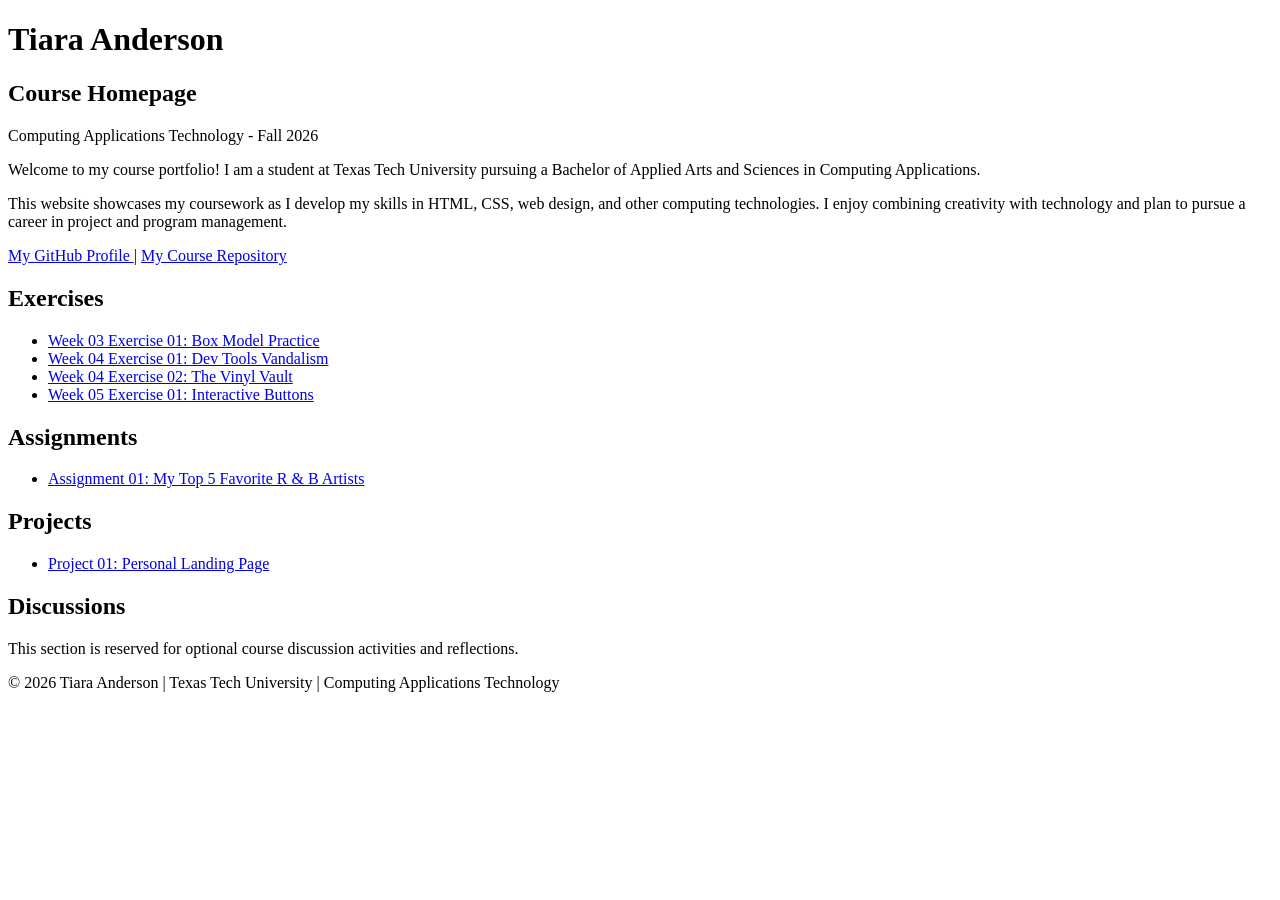
<file: index.html>
<!DOCTYPE html>
<html lang="en">

<head>
    <meta charset="UTF-8">
    <meta name="viewport" content="width=device-width, initial-scale=1.0">
    <title>Tiara Anderson - Course Homepage</title>
</head>

<body>

    <header>
        <h1>Tiara Anderson</h1>
        <h2>Course Homepage</h2>

        <p>Computing Applications Technology - Fall 2026</p>

        <p>
            Welcome to my course portfolio! I am a student
            at Texas Tech University pursuing a Bachelor of
            Applied Arts and Sciences in Computing Applications.
        </p>

        <p>
            This website showcases my coursework as I develop
            my skills in HTML, CSS, web design, and other
            computing technologies. I enjoy combining
            creativity with technology and plan to pursue
            a career in project and program management.
        </p>

        <nav>
            <a href="https://github.com/tiaariel-cyber">
                My GitHub Profile
            </a>
            |
            <a href="https://github.com/tiaariel-cyber/course-portfolio">
                My Course Repository
            </a>
        </nav>
    </header>

    <main>

        <section>
            <h2>Exercises</h2>

            <ul>
                <li>
                    <a href="week-03-exercise-01/">
                        Week 03 Exercise 01: Box Model Practice
                    </a>
                </li>


                <li>
                     <a href="week-04-exercise-01/">
                        Week 04 Exercise 01: Dev Tools Vandalism
                     </a>
                </li>
                

                <li>
                    <a href="week-04-exercise-02/">
                        Week 04 Exercise 02: The Vinyl Vault
                    </a>
                </li>
                
                <li>
                    <a href="week-05-exercise-01/">
                        Week 05 Exercise 01: Interactive Buttons
                    </a>
                </li>
            </ul>
        </section>

        <section>
            <h2>Assignments</h2>

            <ul>
                <li>
                    <a href="assignment-01/">
                        Assignment 01: My Top 5 Favorite R & B Artists
                    </a>
                </li>
            </ul>
        </section>

        <section>
            <h2>Projects</h2>

            <ul>
                <li>
                    <a href="project-01/">
                        Project 01: Personal Landing Page
                    </a>
                </li>
            </ul>
        </section>

        <section>
            <h2>Discussions</h2>

            <p>
                This section is reserved for optional
                course discussion activities and reflections.
            </p>
        </section>

    </main>

    <footer>
        <p>
            &copy; 2026 Tiara Anderson |
            Texas Tech University |
            Computing Applications Technology
        </p>
    </footer>

</body>
</html>
</file>
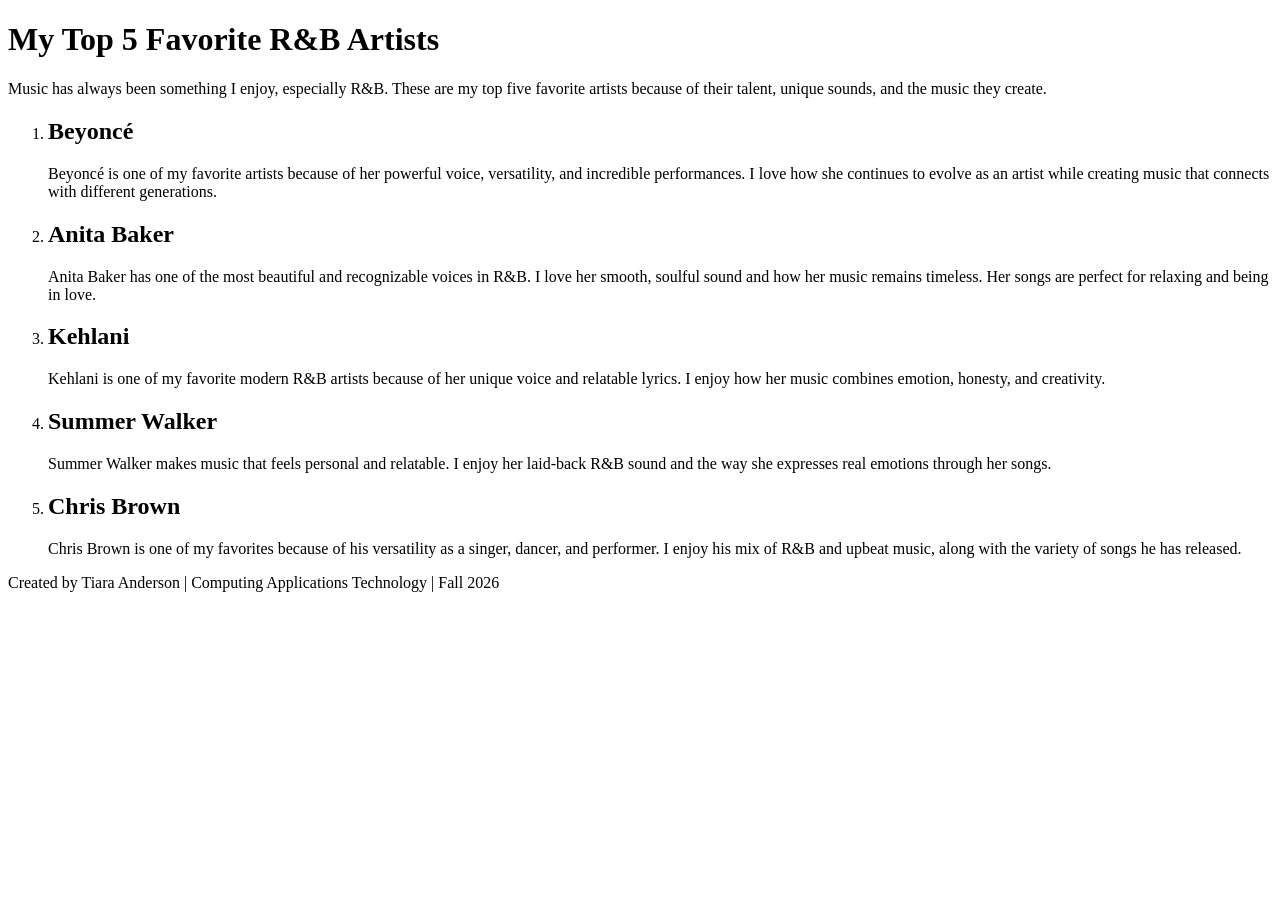
<file: assignment-01/index.html>
<!DOCTYPE html>
<html lang="en">
<head>
    <meta charset="UTF-8">
    <meta name="viewport" content="width=device-width, initial-scale=1.0">
    <title>My Top 5 Favorite R&B Artists</title>
</head>

<body>
    <header>
        <h1>My Top 5 Favorite R&B Artists</h1>
        <p>
            Music has always been something I enjoy,
            especially R&B. These are my top five
            favorite artists because of their talent,
            unique sounds, and the music they create.
        </p>
    </header>

    <main>
        <ol>
            <li>
                <h2>Beyoncé</h2>
                <p>
                    Beyoncé is one of my favorite artists
                    because of her powerful voice,
                    versatility, and incredible performances.
                    I love how she continues to evolve
                    as an artist while creating music
                    that connects with different generations.
                </p>
            </li>

            <li>
                <h2>Anita Baker</h2>
                <p>
                    Anita Baker has one of the most beautiful
                    and recognizable voices in R&B.
                    I love her smooth, soulful sound
                    and how her music remains timeless.
                    Her songs are perfect for relaxing and being in love.
                </p>
            </li>

            <li>
                <h2>Kehlani</h2>
                <p>
                    Kehlani is one of my favorite modern
                    R&B artists because of her unique
                    voice and relatable lyrics.
                    I enjoy how her music combines
                    emotion, honesty, and creativity.
                </p>
            </li>

            <li>
                <h2>Summer Walker</h2>
                <p>
                    Summer Walker makes music that feels
                    personal and relatable. I enjoy
                    her laid-back R&B sound and the
                    way she expresses real emotions
                    through her songs.
                </p>
            </li>

            <li>
                <h2>Chris Brown</h2>
                <p>
                    Chris Brown is one of my favorites
                    because of his versatility as a
                    singer, dancer, and performer.
                    I enjoy his mix of R&B and upbeat
                    music, along with the variety
                    of songs he has released.
                </p>
            </li>
        </ol>
    </main>

    <footer>
        <p>
            Created by Tiara Anderson |
            Computing Applications Technology |
            Fall 2026
        </p>
    </footer>
</body>
</html>
</file>
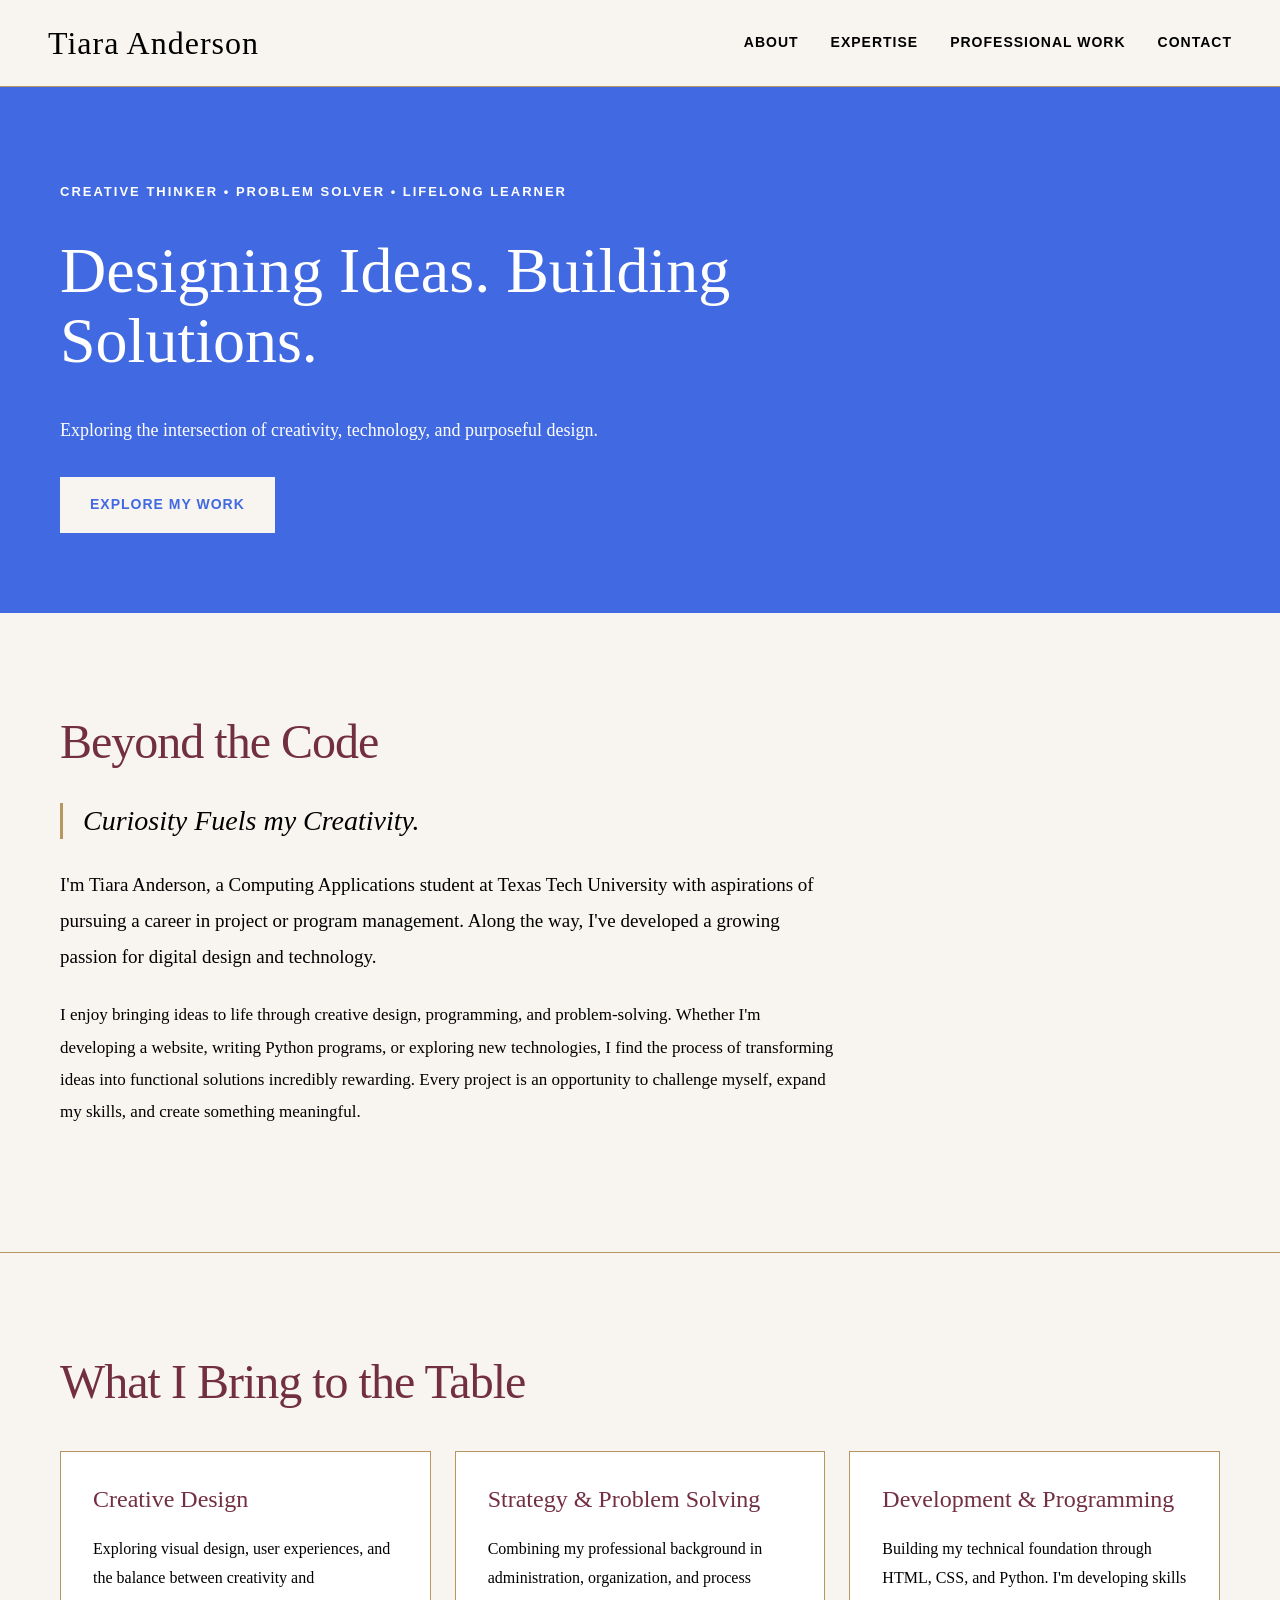
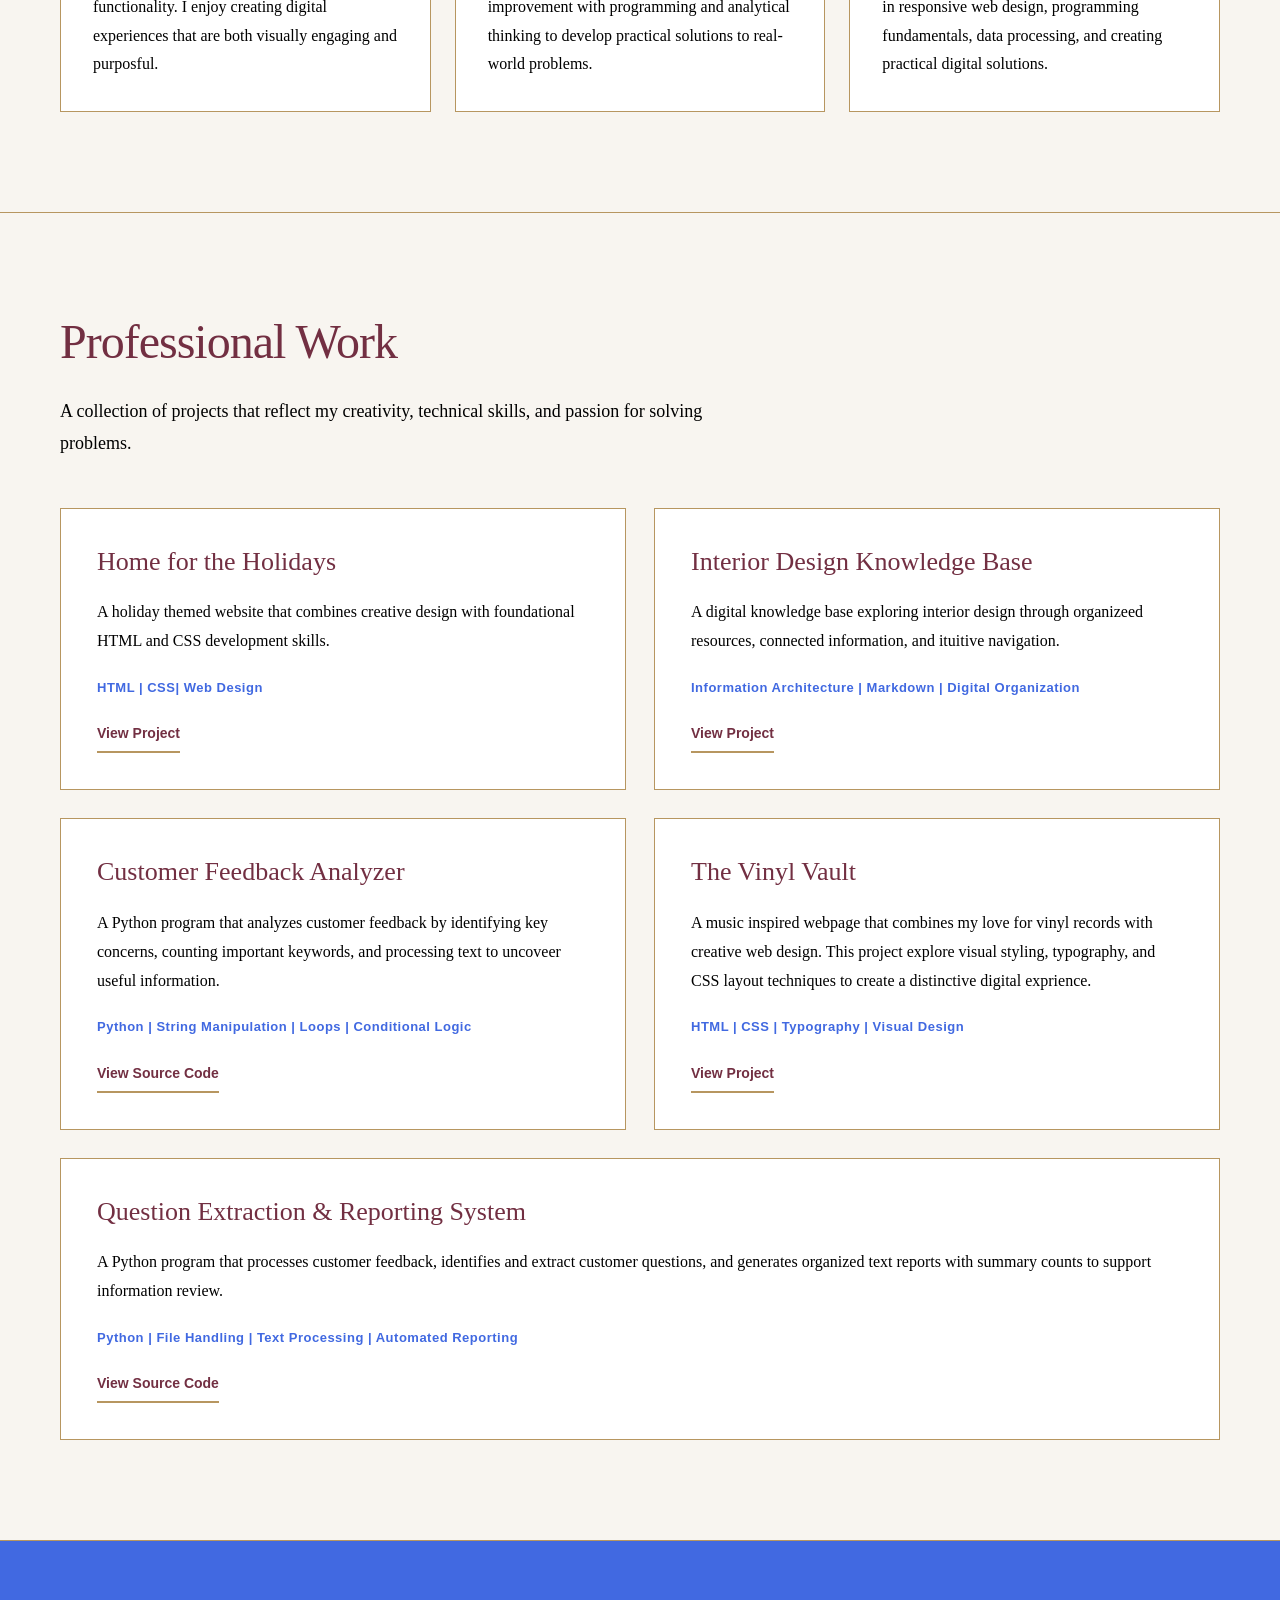
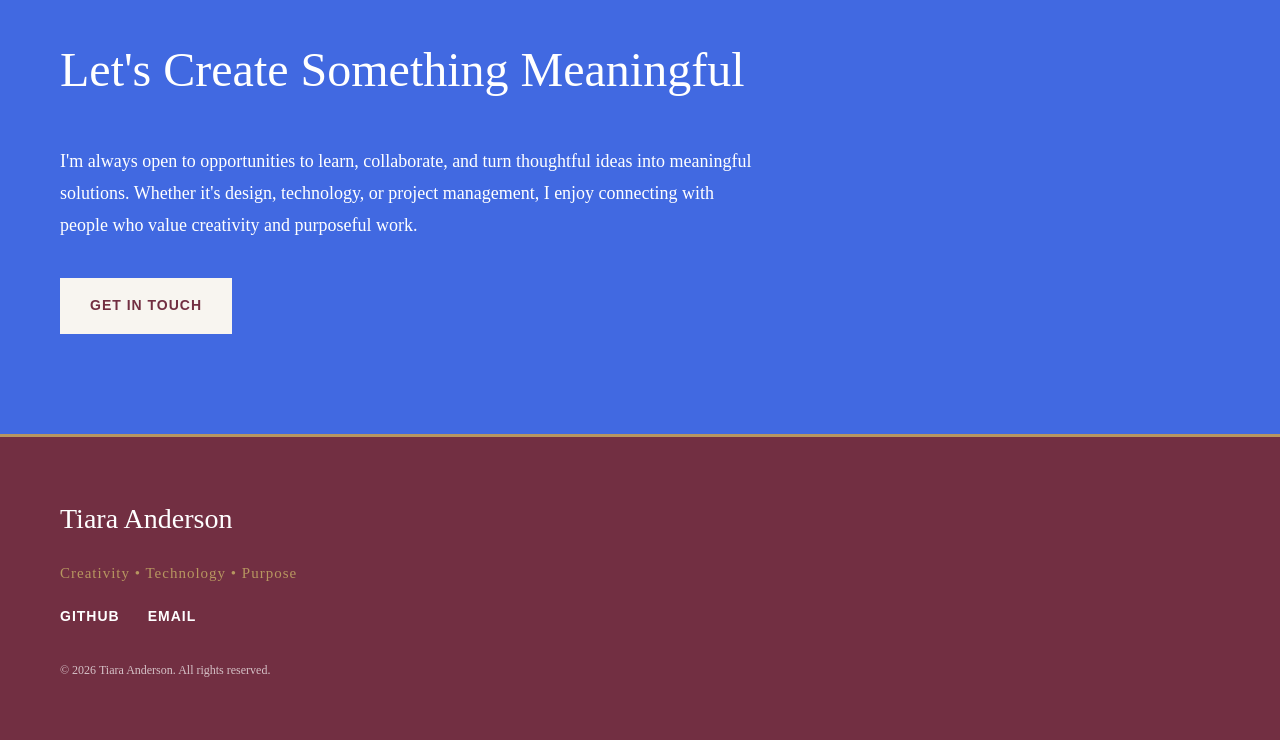
<file: project-01/index.html>
<!DOCTYPE html>
<html lang="en">
<head>
    <meta charset="UTF-8">
    <meta name="viewport" content="width=device-width, initial-scale=1.0">
    <link rel="stylesheet" href="style.css">
    <title>Tiara Anderson | Creative Portfolio</title>
</head>
<body>
<header>
    <h1>Tiara Anderson</h1>

    <nav aria-label="Main navigation">
        <a href="#about">About</a>
        <a href="#skills">Expertise</a>
        <a href="#projects">Professional Work</a>
        <a href="#contact">Contact</a>
    </nav>
</header>

<main>
    <section id="hero">
        <p>Creative Thinker • Problem Solver • Lifelong Learner</p>

        <h2>Designing Ideas. Building Solutions.</h2>

        <p>
            Exploring the intersection of creativity, technology, and purposeful design.
        </p>

        <a href="#projects">Explore My Work</a>
    </section>

    <section id="about">
        <h2>Beyond the Code</h2>

        <h3>Curiosity Fuels my Creativity.</h3>

        <p>
            I'm Tiara Anderson, a Computing Applications student at Texas Tech University
            with aspirations of pursuing a career in project or program management. Along
            the way, I've developed a growing passion for digital design and technology.
        </p>

        <p>I enjoy bringing ideas to life through creative design, programming, and
            problem-solving. Whether I'm developing a website, writing Python programs,
            or exploring new technologies, I find the process of transforming ideas
            into functional solutions incredibly rewarding. Every project is an opportunity
            to challenge myself, expand my skills, and create something meaningful.
        </p>
    </section>

    <section id="skills">
        <h2>What I Bring to the Table</h2>

        <div class="skills-container">

            <article class="skill-card">
                <h3>Creative Design</h3>
                <p>
                    Exploring visual design, user experiences, and the balance between creativity
                    and functionality. I enjoy creating digital experiences that are both visually
                    engaging and purposful.
                </p>
            </article>

            <article class="skill-card">
                <h3>Strategy &amp; Problem Solving</h3>
                <p>
                    Combining my professional background in administration, organization, and process
                    improvement with programming and analytical thinking to develop practical solutions
                    to real-world problems.
                </p>
            </article>

            <article class="skill-card">
                <h3>Development &amp; Programming</h3>
                <p>
                    Building my technical foundation through HTML, CSS, and Python. I'm developing
                    skills in responsive web design, programming fundamentals, data processing, and
                    creating practical digital solutions.
                </p>
            </article>
        </div>
    </section>

    <section id="projects">
        <h2>Professional Work</h2>

        <p>
            A collection of projects that reflect my creativity, technical skills, and passion for
            solving problems.
        </p>

        <div class="projects-container">

            <article class="project-card">
                <h3>Home for the Holidays</h3>

                <p>
                    A holiday themed website that combines creative design with foundational HTML and 
                    CSS development skills.
                </p>

                <p>HTML | CSS| Web Design</p>

                <a href="https://tiaariel-cyber.github.io/home-for-the-holidays/">
                    View Project
                </a>
            </article>

            <article class="project-card">
                <h3>Interior Design Knowledge Base</h3>

                <p>
                    A digital knowledge base exploring interior design through organizeed resources, connected
                    information, and ituitive navigation.
                </p>

                <p>Information Architecture | Markdown | Digital Organization</p>

                <a href="https://tiaariel-cyber.github.io/interior-design-knowledge-base/">
                    View Project
                </a>
            </article>

            <article class="project-card">
                <h3>Customer Feedback Analyzer</h3>

                <p>
                    A Python program that analyzes customer feedback by identifying key concerns, counting important keywords,
                    and processing text to uncoveer useful information.
                </p>

                <p>Python | String Manipulation | Loops | Conditional Logic</p>

                <a href="https://github.com/tiaariel-cyber/python-projects/blob/main/CustomerFeedbackAnalyzer_Tiara_Anderson.py">
                    View Source Code
                </a>
            </article>

            <article class="project-card">
                <h3>The Vinyl Vault</h3>

                <p>
                    A music inspired webpage that combines my love for vinyl records
                    with creative web design. This project explore visual styling,
                    typography, and CSS layout techniques to create a distinctive 
                    digital exprience.
                </p>

                <p>HTML | CSS | Typography | Visual Design</p>

                <a href="https://tiaariel-cyber.github.io/course-portfolio/week-04-exercise-02/">
                    View Project
                </a>
            </article>

            <article class="project-card">
                <h3>Question Extraction &amp; Reporting System</h3>

                <p>
                    A Python program that processes customer feedback, identifies and extract customer questions,
                    and generates organized text reports with summary counts to support information review.
                </p>

                <p>Python | File Handling | Text Processing | Automated Reporting</p>

                <a href="https://github.com/tiaariel-cyber/python-projects/blob/main/QuestionExtractionAndReporting_Tiara_Anderson.py">
                    View Source Code
                </a>
            </article>

        </div>
    </section>

    <section id="contact">
        <h2>Let's Create Something Meaningful</h2>

        <p>I'm always open to opportunities to learn, collaborate, and turn thoughtful ideas into meaningful solutions. Whether it's design, technology, or project management, I enjoy connecting with people who value creativity and purposeful work.

        </p>

        <a href="mailto:tiarande@ttu.edu"
            class="contact-button">
            Get in Touch
        </a>

    </section>

</main>

<footer>
    <p>Tiara Anderson</p>

    <p>Creativity • Technology • Purpose</p>

    <nav aria-label="Footer navigation">
        <a href="https://github.com/tiaariel-cyber">
            GitHub
        </a>

        <a href="mailto:tiarande@ttu.edu">
            Email
        </a>
    </nav>

    <p>&copy; 2026 Tiara Anderson. All rights reserved.</p>
</footer>
</body>
</html>
</file>
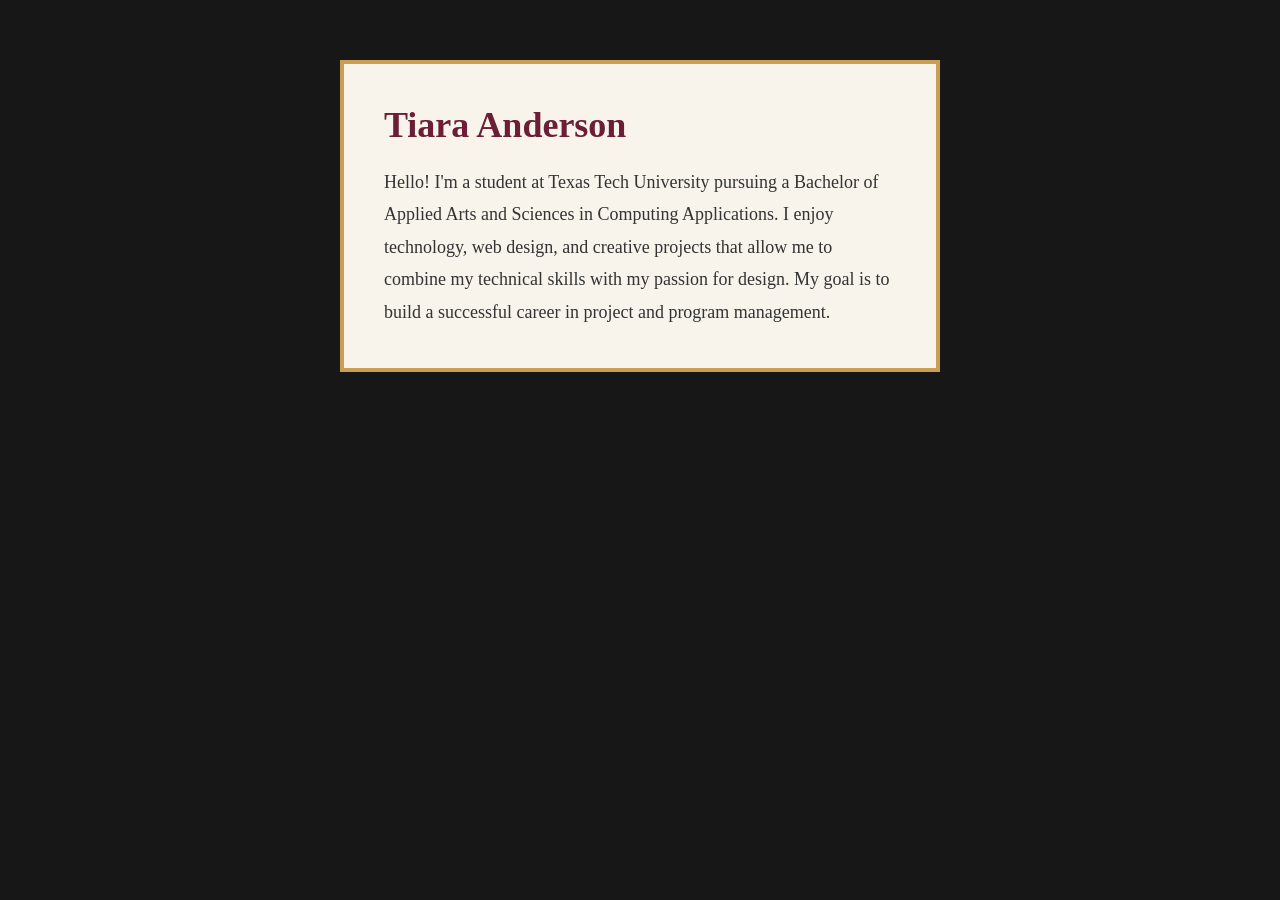
<file: week-03-exercise-01/index.html>
<!DOCTYPE html>
<html lang="en">
<head>
    <meta charset="UTF-8">
    <meta name="viewport" content="width=device-width, initial-scale=1.0">
    <title>Tiara Anderson - Personal Card</title>
    <link rel="stylesheet" href="style.css">
</head>

<body>

    <div class="card">
        <h1>Tiara Anderson</h1>

        <p>
            Hello! I'm a student at Texas Tech University
            pursuing a Bachelor of Applied Arts and Sciences
            in Computing Applications. I enjoy technology,
            web design, and creative projects that allow me
            to combine my technical skills with my passion
            for design. My goal is to build a successful
            career in project and program management.
        </p>
    </div>

</body>
</html>
</file>
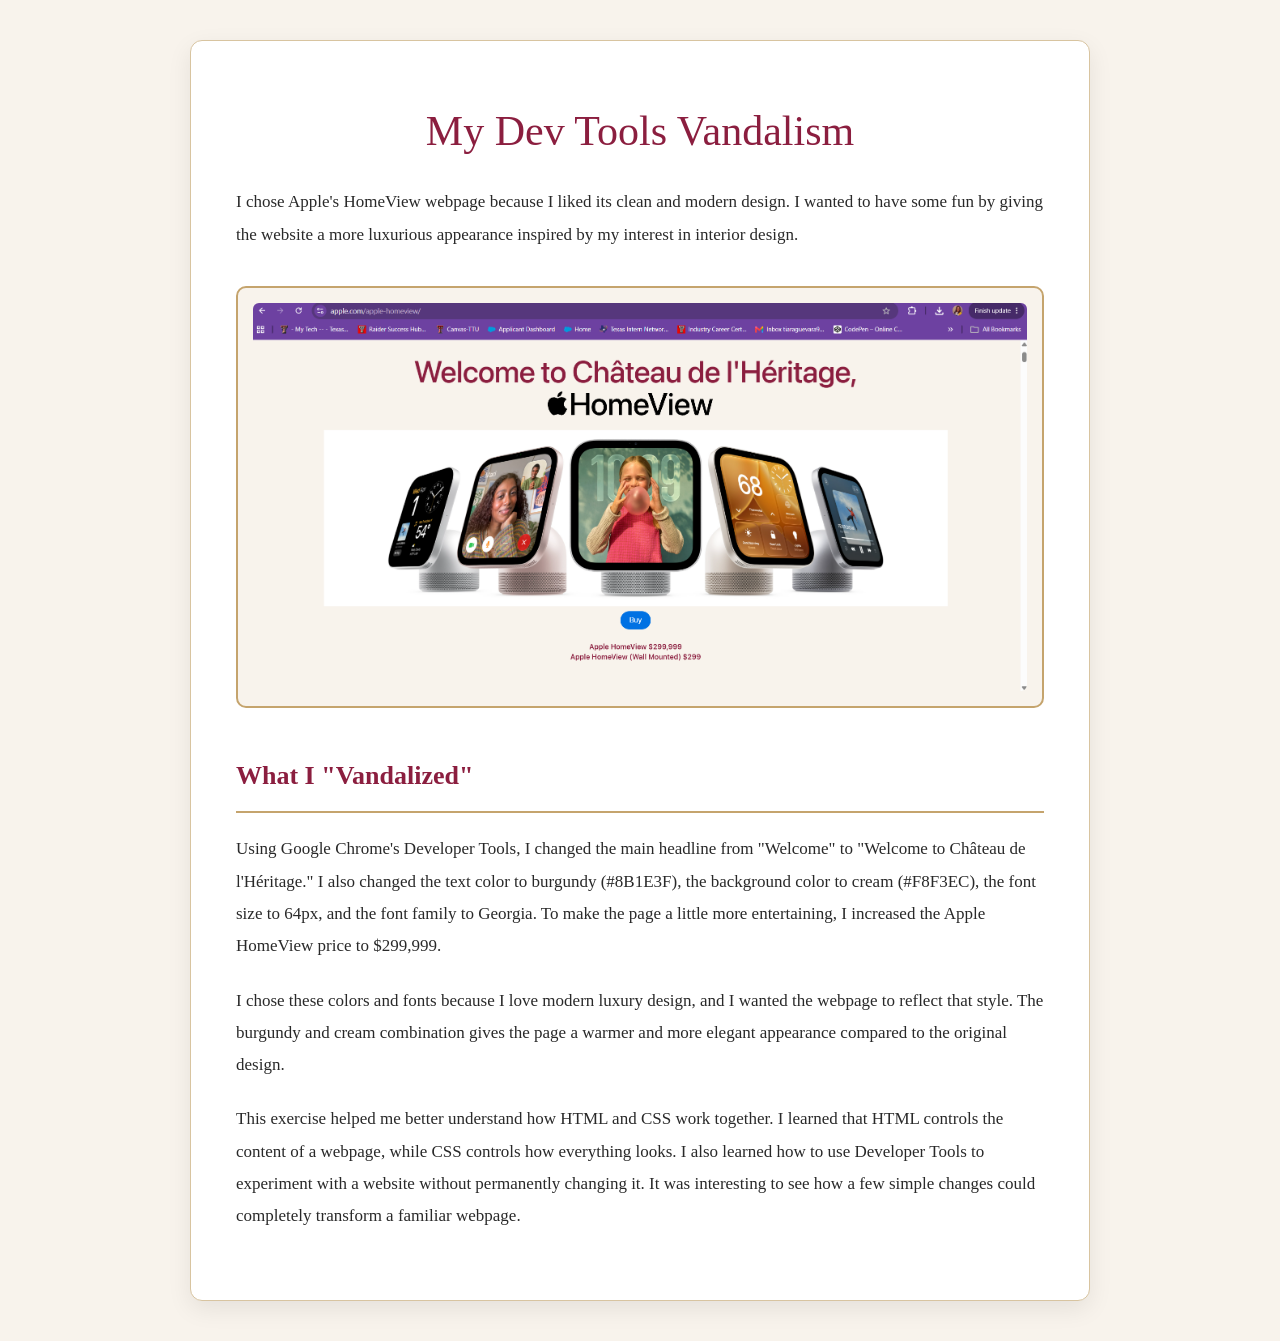
<file: week-04-exercise-01/index.html>
<!DOCTYPE html>
<html lang="en">

<head>
    <meta charset="UTF-8" />
    <meta name="viewport" content="width=device-width, initial-scale=1.0" />
    <title>Week 04 Exercise 01 - My Dev Tools Vandalism</title>
    <link rel="stylesheet" href="./style.css" />
</head>

<body>
    <main>
        <h1>My Dev Tools Vandalism</h1>

        <p>
            I chose Apple's HomeView webpage
            because I liked its clean and modern design. I wanted
            to have some fun by giving the website a more luxurious
            appearance inspired by my interest in interior design.
        </p>

        <div class="screenshot-container">
            <img src="./devtools-vandalism-screenshot.png"
     alt="My customized Apple HomeView website" />
            
        </div>

        <h2>What I "Vandalized"</h2>

        <p>
            Using Google Chrome's Developer Tools, I changed the
            main headline from "Welcome" to "Welcome to Château
            de l'Héritage." I also changed the text color to
            burgundy (#8B1E3F), the background color to cream
            (#F8F3EC), the font size to 64px, and the font family
            to Georgia. To make the page a little more entertaining,
            I increased the Apple HomeView price to $299,999.
        </p>

        <p>
            I chose these colors and fonts because I love modern
            luxury design, and I wanted the webpage to reflect
            that style. The burgundy and cream combination gives
            the page a warmer and more elegant appearance compared
            to the original design.
        </p>

        <p>
            This exercise helped me better understand how HTML
            and CSS work together. I learned that HTML controls
            the content of a webpage, while CSS controls how
            everything looks. I also learned how to use Developer
            Tools to experiment with a website without permanently
            changing it. It was interesting to see how a few
            simple changes could completely transform a familiar
            webpage.
        </p>

    </main>
</body>

</html>
</file>
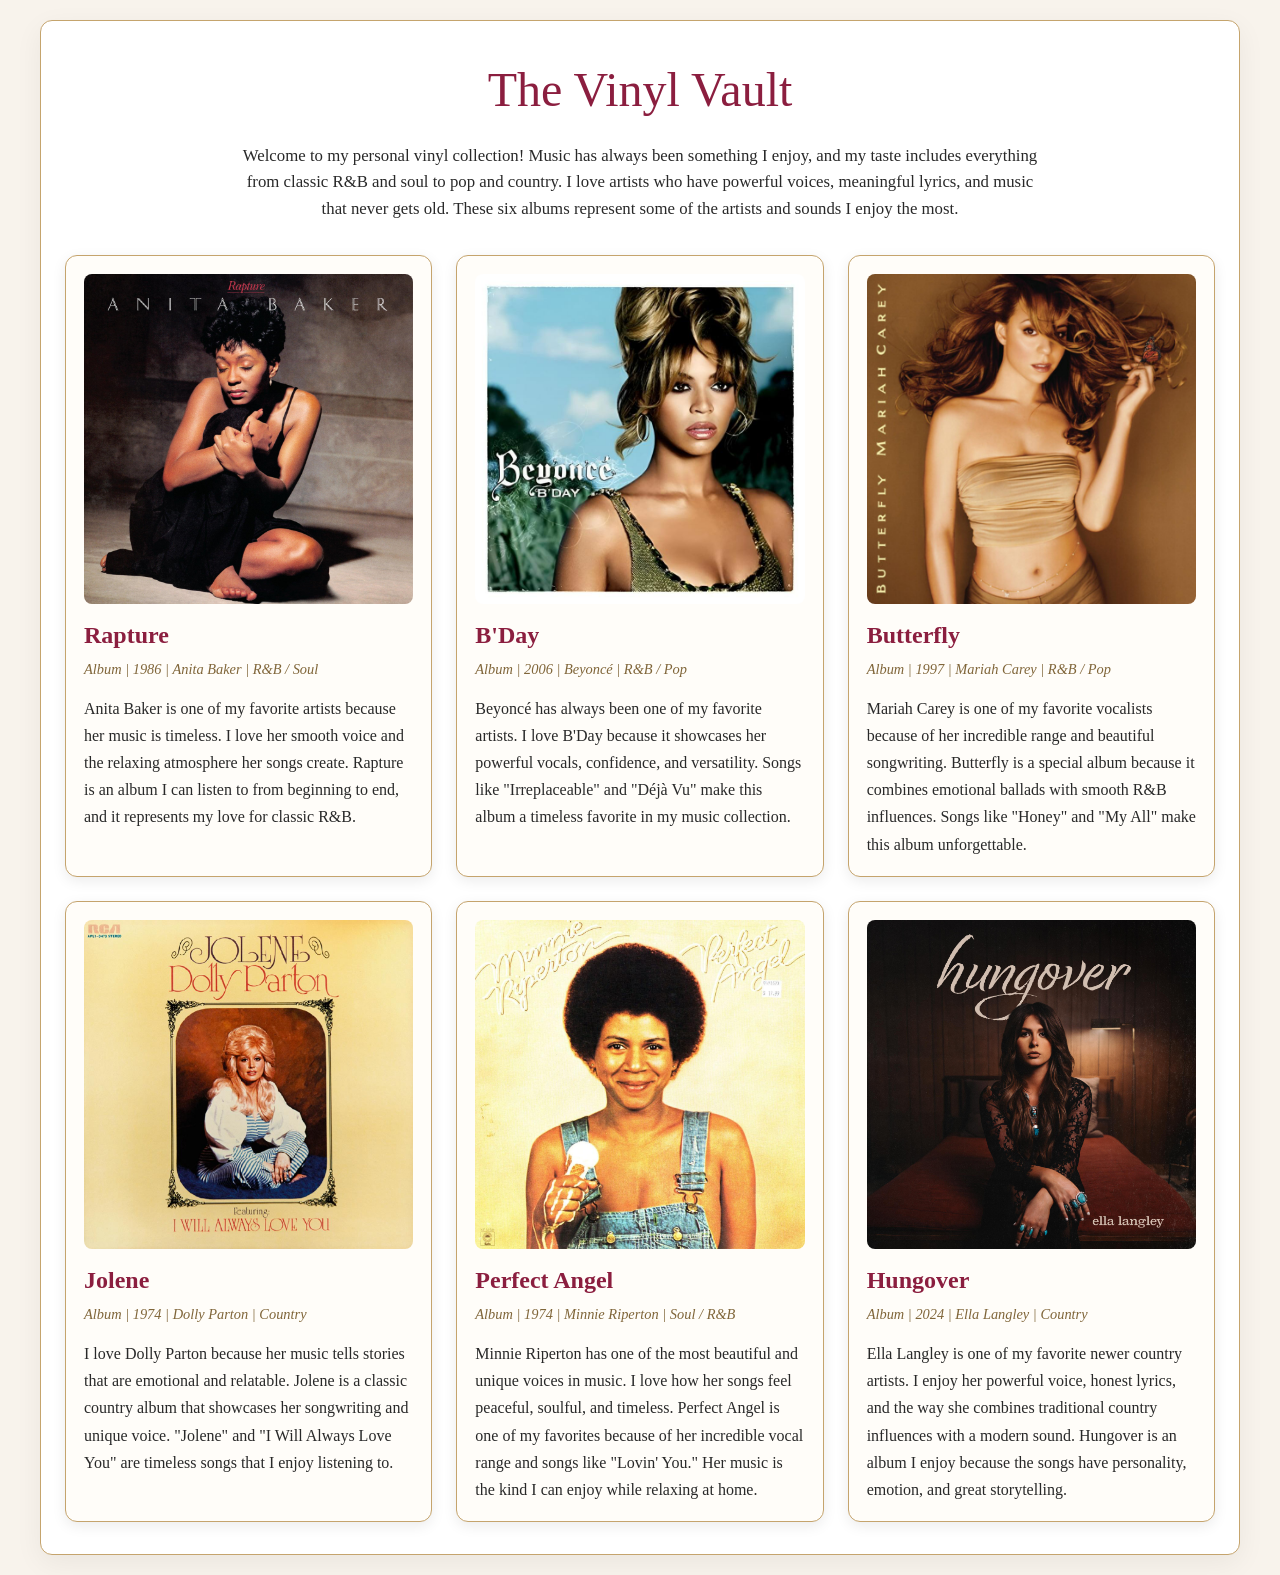
<file: week-04-exercise-02/index.html>
<!DOCTYPE html>
<html lang="en">

<head>
    <meta charset="UTF-8" />
    <meta name="viewport" content="width=device-width, initial-scale=1.0" />
    <title>The Vinyl Vault | Week 04 Exercise 02</title>
    <link rel="stylesheet" href="./style.css" />
</head>

<body>
    <main>
        <h1>The Vinyl Vault</h1>
        

        <p>
            Welcome to my personal vinyl collection! Music has
            always been something I enjoy, and my taste includes
            everything from classic R&B and soul to pop and
            country. I love artists who have powerful voices,
            meaningful lyrics, and music that never gets old.
            These six albums represent some of the artists
            and sounds I enjoy the most.
        </p>

        <div class="collection-grid">

           
           
            <div class="collection-card">
                <img src="./anita-baker.jpeg" alt="Rapture album cover by Anita Baker" />
                <h2>Rapture</h2>
                <p class="details">Album | 1986 | Anita Baker | R&B / Soul</p>
                <p class="description">
                    Anita Baker is one of my favorite artists because 
                    her music is timeless. I love her smooth voice and
                    the relaxing atmosphere her songs create.
                    Rapture is an album I can listen to from beginning
                    to end, and it represents my love for classic R&B.
                </p>
            </div>


           
            
            <div class="collection-card">
                <img src="./beyonce-bday.jpeg" alt="B'Day album cover by Beyoncé" />
                <h2>B'Day</h2>
                <p class="details">Album | 2006 | Beyoncé | R&B / Pop</p>
                <p class="description">
                    Beyoncé has always been one of my favorite
                    artists. I love B'Day because it showcases 
                    her powerful vocals, confidence, and versatility.
                    Songs like "Irreplaceable" and "Déjà Vu"
                    make this album a timeless favorite in my
                    music collection.
                </p>
            </div>


           
           
            <div class="collection-card">
                <img src="./mariah-carey.jpeg" alt="Butterfly album cover by Mariah Carey" />
                <h2>Butterfly</h2>
                <p class="details">Album | 1997 | Mariah Carey | R&B / Pop</p>
                <p class="description">
                    Mariah Carey is one of my favorite vocalists
                    because of her incredible range and beautiful
                    songwriting. Butterfly is a special album
                    because it combines emotional ballads with
                    smooth R&B influences. Songs like "Honey"
                    and "My All" make this album unforgettable.
                </p>
            </div>


            
            
            <div class="collection-card">
                <img src="./dolly-parton.jpeg" alt="Jolene album cover by Dolly Parton" />
                <h2>Jolene</h2>
                <p class="details">Album | 1974 | Dolly Parton | Country</p>
                <p class="description">
                    I love Dolly Parton because her music tells 
                    stories that are emotional and relatable.
                    Jolene is a classic country album that 
                    showcases her songwriting and unique voice. 
                    "Jolene" and "I Will Always Love You" are 
                    timeless songs that I enjoy listening to.
                </p>
            </div>


            
            
            <div class="collection-card">
                <img src="./minnie-riperton.jpeg" alt="Perfect Angel album cover by Minnie Riperton" />
                <h2>Perfect Angel</h2>
                <p class="details">Album | 1974 | Minnie Riperton | Soul / R&B</p>
                <p class="description"> 
                    Minnie Riperton has one of the most beautiful 
                    and unique voices in music. I love how her 
                    songs feel peaceful, soulful, and timeless. 
                    Perfect Angel is one of my favorites because 
                    of her incredible vocal range and songs 
                    like "Lovin' You." Her music is the kind 
                    I can enjoy while relaxing at home.
                </p>
            </div>


            
            
            <div class="collection-card">
                <img src="./ella-langley.jpeg" alt="Hungover album cover by Ella Langley" />
                <h2>Hungover</h2>
                <p class="details">Album | 2024 | Ella Langley | Country</p>
                <p class="description">
                    Ella Langley is one of my favorite newer 
                    country artists. I enjoy her powerful voice, 
                    honest lyrics, and the way she combines 
                    traditional country influences with a 
                    modern sound. Hungover is an album I 
                    enjoy because the songs have personality, 
                    emotion, and great storytelling.
                </p>
            </div>
        </div>
    </main>
</body>
</html>
</file>
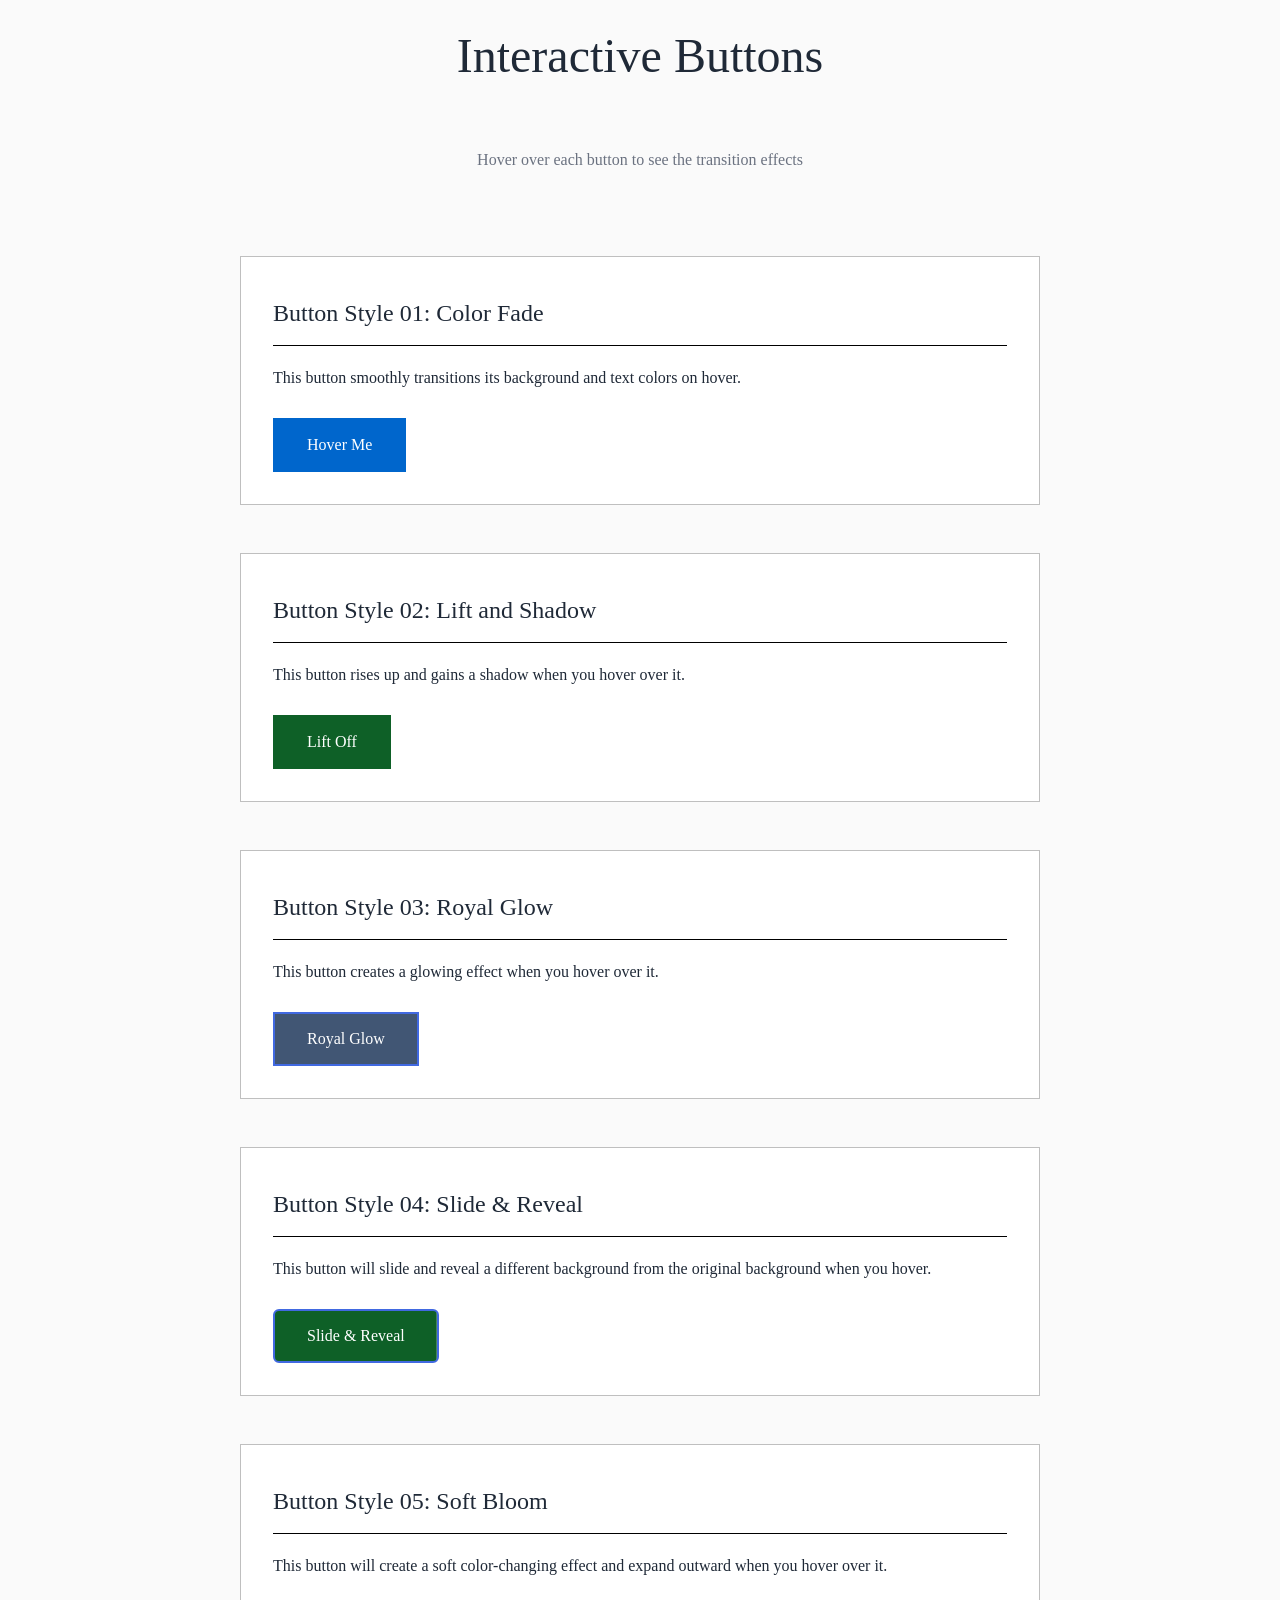
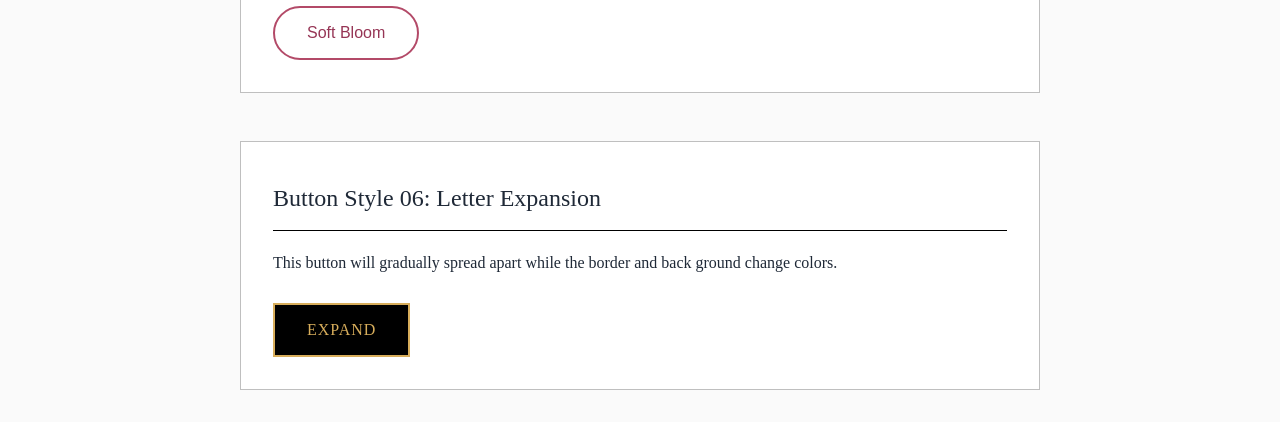
<file: week-05-exercise-01/index.html>
<!DOCTYPE html>
<html lang="en">

<head>
    <meta charset="UTF-8">
    <meta name="viewport" content="width=device-width, initial-scale=1.0">
    <title>Exercises Week 05 Exercise 01: Interactive Buttons</title>
    <link rel="stylesheet" href="./style.css">
</head>

<body>
    <div class="container">
        <h1>Interactive Buttons</h1>
        <p class="subtitle">Hover over each button to see the transition effects</p>

        <section class="button-section">
            <h2>Button Style 01: Color Fade</h2>
            <p>This button smoothly transitions its background and text colors on hover.</p>
            <button class="button-01">Hover Me</button>
        </section>


        <section class="button-section">
            <h2>Button Style 02: Lift and Shadow</h2>
            <p>This button rises up and gains a shadow when you hover over it.</p>
            <button class="button-02">Lift Off</button>
        </section>

        <section class="button-section">
            <h2>Button Style 03: Royal Glow</h2>
            <p>This button creates a glowing effect when you hover over it.</p>
            <button class="button-03">Royal Glow</button>
        </section>

        <section class="button-section">
            <h2>Button Style 04: Slide & Reveal</h2>
            <p>This button will slide and reveal a different 
                background from the original background when you hover.</p>
            <button class="button-04">Slide & Reveal</button>
        </section>

        <section class="button-section">
            <h2>Button Style 05: Soft Bloom</h2>
            <p>This button will create a soft color-changing effect and 
                expand outward when you hover over it.</p>
            <button class="button-05">Soft Bloom</button>
        </section>

        <section class="button-section">
            <h2>Button Style 06: Letter Expansion</h2>
            <p>This button will gradually spread apart while the border 
                and back ground change colors.</p>
            <button class="button-06">EXPAND</button>
        </section>
    </div>
</body>

</html>
</file>
<file: project-01/style.css>
/* Project 01: Personal Landing Page */
/* Tiara Anderson */

/* Color Palette */

:root {
    --color-cream: #f8f5f0;
    --color-black: #000000;
    --color-burgundy: #722f42;
    --color-blue: #4169e1;
    --color-gold: #b79660;
    --color-white: #ffffff; 
}

/* Universal Styling */

*{
    box-sizing: border-box;
}

/* Page Setup */

body {
    margin: 0;
    background-color: var(--color-cream);
    color: var(--color-black);
    font-family: Georgia, 'Times New Roman', Times, serif;
    line-height: 1.7;
}

/* Typography */

h1 {
    font-size: 32px;
    font-weight: normal;
    line-height: 1.2;
    letter-spacing: 1px;
}

header h1 {
    margin: 0;
}

header nav {
    display: flex;
    align-items: center;
    gap: 32px;
}

header nav a {
    color: var(--color-black);
    text-decoration: none;
    font-family: Arial, Helvetica, sans-serif;
    font-size: 14px;
    font-weight: 600;
    letter-spacing: 1px;
    text-transform: uppercase;
    transition: color 0.3s ease;
}

header nav a:hover {
    color: var(--color-blue);
}

header nav a:focus-visible {
    outline: 2px solid var(--color-blue);
    outline-offset: 5px;
}

h2 {
    font-size: 42px;
    font-weight: normal;
    line-height: 1.2;
    margin-bottom: 24px;
}

h3 {
    font-size: 24px;
    font-weight: normal;
    line-height: 1.3;
    margin-bottom: 16px;
}

p{
    font-size: 16px;
    line-height: 1.8;
    margin-bottom: 20px;
}

/* Header and Navigation */

header {
    display: flex;
    justify-content: space-between;
    align-items: center;
    padding: 24px 48px;
    background-color: var(--color-cream);
    border-bottom: 1px solid var(--color-gold);
}

header h1 {
    margin: 0;
}

header nav {
    display: flex;
    align-items: center;
    gap: 32px;
}

header nav a {
    color: var(--color-black);
    text-decoration: none;
    font-family: Arial, Helvetica, sans-serif;
    font-size: 14px;
    font-weight: 600;
    letter-spacing: 1px;
    text-transform: uppercase;
    transition: color 0.3s ease;
}

header nav a:hover {
    color: var(--color-blue);
}

header nav a:focus-visible {
    outline: 2px solid var(--color-blue);
    outline-offset: 5px;
}

/* Hero Section */

#hero {
    display: flex;
    flex-direction: column;
    justify-content: center;
    align-items: flex-start;
    min-height: 500px;
    padding: 80px 60px;
    background-color: var(--color-blue);
    color: var(--color-white);
}

#hero h2 {
    font-size: 64px;
    font-weight: normal;
    line-height: 1.1;
    max-width: 750px;
    margin: 20px 0;
}

#hero p:first-of-type {
    font-family: Arial, Helvetica, sans-serif;
    font-size: 13px;
    font-weight: 600;
    letter-spacing: 2px;
    text-transform: uppercase;
    margin-bottom: 12px;
}

#hero p:last-of-type {
    font-size: 18px;
    line-height: 1.7;
    max-width: 600px;
    margin-bottom: 32px;
}

#hero a {
    display: inline-block;
    padding: 14px 28px;
    background-color: var(--color-cream);
    color: var(--color-blue);
    border: 2px solid var(--color-cream);
    text-decoration: none;
    font-family: Arial, Helvetica, sans-serif;
    font-size: 14px;
    font-weight: 600;
    letter-spacing: 1px;
    text-transform: uppercase;
    transition: background-color 0.3s ease,
                color 0.3s ease,
                transform 0.3s ease;
}

#hero a:hover {
    background-color: transparent;
    color: var(--color-white);
    transform: translateY(-3px);
}

#hero a:focus-visible {
    outline: 3px solid var(--color-gold);
    outline-offset: 5px;
}

/* About Me Section */

#about {
    padding: 100px 60px;
    background-color: var(--color-cream);
    border-bottom: 1px solid var(--color-gold);
}

#about h2 {
    color: var(--color-burgundy);
    font-size: 48px;
    margin-top: 0;
    margin-bottom: 32px;
    letter-spacing: -1px;
}

#about h3 {
    color: var(--color-black);
    font-size: 28px;
    font-style: italic;
    font-weight: normal;
    margin-top: 0;
    margin-bottom: 28px;
    padding-left: 20px;
    border-left: 3px solid var(--color-gold);
}

#about p {
    font-size: 17px;
    line-height: 1.9;
    max-width: 780px;
    margin-bottom: 24px;
}

#about p:first-of-type {
    font-size: 19px;
    color: var(--color-black);
}

/* Skills and Intrests Section */

#skills {
    padding: 100px 60px;
    background-color: var(--color-cream);
    border-bottom: 1px solid var(--color-gold);
}

#skills h2 {
    color: var(--color-burgundy);
    font-size: 48px;
    margin-top: 0;
    margin-bottom: 40px;
    letter-spacing: -1px;
}

.skills-container {
    display: flex;
    flex-direction: row;
    gap: 24px;
    align-items: stretch;
}

.skill-card {
    flex: 1;
    min-width: 0;
    padding: 32px;
    background-color: var(--color-white);
    border: 1px solid var(--color-gold);
    transition: transform 0.3s ease,
                box-shadow 0.3s ease,
                border-color 0.3s ease;
}

.skill-card:hover{
    transform: translateY(-6px);
    box-shadow: 0 10px 25px rgba(0, 0, 0, 0.08);
    border-color: var(--color-burgundy);
}

.skill-card h3 {
    color: var(--color-burgundy);
    font-size: 24px;
    line-height: 1.3;
    margin-top: 0;
    margin-bottom: 20px;
}

.skill-card p {
    font-size: 16px;
    line-height: 1.8;
    margin: 0;
}

/* My Professional Work Section */

#projects {
    padding: 100px 60px;
    background-color: var(--color-cream);
    border-bottom: 1px solid var(--color-gold);
}


#projects h2 {
    color: var(--color-burgundy);
    font-size: 48px;
    margin-top: 0;
    margin-bottom: 24px;
    letter-spacing: -1px;
}

#projects > p {
    font-size: 18px;
    line-height: 1.8;
    max-width: 700px;
    margin-bottom: 48px;
}

.projects-container {
    display: flex;
    flex-wrap: wrap;
    gap: 28px;
    align-items: stretch;
}

.project-card {
    flex: 1 1 calc(50% - 14px);
    min-width: 0;
    padding: 36px;
    background-color: var(--color-white);
    border: 1px solid var(--color-gold);
    transition: transform 0.3s ease,
                box-shadow 0.3s ease,
                border-color 0.3s ease;
}

.project-card:hover {
    transform: translateY(-5px);
    box-shadow: 0 12px 28px rgba(0, 0, 0, 0.08);
    border-color: var(--color-burgundy);
}

.project-card h3 {
    color: var(--color-burgundy);
    font-size: 26px;
    line-height: 1.3;
    margin-top: 0;
    margin-bottom: 20px;
}

.project-card p {
    font-size: 16px;
    line-height: 1.8;
    margin-bottom: 20px;
}

.project-card p:last-of-type {
    color: var(--color-blue);
    font-family: Arial, Helvetica, sans-serif;
    font-size: 13px;
    font-weight: 600;
    letter-spacing: 0.5px;
}

.project-card a {
    display: inline-block;
    color: var(--color-burgundy);
    font-family: Arial, Helvetica, sans-serif;
    font-size: 14px;
    font-weight: 600;
    text-decoration: none;
    border-bottom: 2px solid var(--color-gold);
    padding-bottom: 5px;
    transition: color 0.3s ease,
                border-color 0.3s ease;

}

.project-card a:hover {
    color: var(--color-blue);
    border-color: var(--color-blue);
}

.project-card a:focus-visible {
    outline: 2px solid var(--color-blue);
    outline-offset: 5px;
}

/* Contact Section */

#contact {
    display: flex;
    flex-direction: column;
    align-items: flex-start;
    justify-content: center;
    padding: 100px 60px;
    background-color: var(--color-blue);
    color: var(--color-white);
}

#contact h2 {
    font-size: 48px;
    font-weight: normal;
    line-height: 1.2;
    max-width: 800px;
    margin-top: 0;
    margin-bottom: 28px;
}

#contact p {
    font-size: 18px;
    line-height: 1.8;
    max-width: 700px;
    margin-bottom: 36px;
}

.contact-button {
    display: inline-block;
    padding: 14px 28px;
    background-color: var(--color-cream);
    color: var(--color-burgundy);
    border: 2px solid var(--color-cream);
    text-decoration: none;
    font-family: Arial, Helvetica, sans-serif;
    font-size: 14px;
    font-weight: 600;
    letter-spacing: 1px;
    text-transform: uppercase;
    transition: background-color 0.3s ease,
                color 0.3s ease,
                transform 0.3s ease;
}

.contact-button:hover {
    background-color: transparent;
    color: var(--color-white);
    transform: translateY(-3px);
}

.contact-button:focus-visible {
    outline: 3px solid var(--color-gold);
    outline-offset: 5px;
}

/* Footer Section */

footer {
    display: flex;
    flex-direction: column;
    gap: 20px;
    padding: 60px;
    background-color: var(--color-burgundy);
    color: var(--color-white);
    border-top: 3px solid var(--color-gold);
}

footer p {
    margin: 0;
    font-size: 14px;
    line-height: 1.6;
}

footer > p:first-of-type {
    font-size: 28px;
    font-family: Georgia, 'Times New Roman', Times, serif;
    color: var(--color-white);
}

footer > p:nth-last-of-type(2) {
    color: var(--color-gold);
    font-size: 15px;
    letter-spacing: 1px;
}

footer nav {
    display: flex;
    flex-wrap: wrap;
    gap: 28px;
}

footer nav a {
    color: var(--color-white);
    text-decoration: none;
    font-family: Arial, Helvetica, sans-serif;
    font-size: 14px;
    font-weight: 600;
    letter-spacing: 1px;
    text-transform: uppercase;
    transition: color 0.3s ease;
}

footer nav a:hover {
    color: var(--color-gold);
}

footer nav a:focus-visible {
    outline: 2px solid var(--color-gold);
    outline-offset: 5px;
}

footer > p:last-of-type {
    font-size: 12px;
    color: var(--color-white);
    opacity: 0.7;
    margin-top: 12px;
}

/* Responsive Design - Tablet */

@media (max-width: 1024px) {

    #hero,
    #about,
    #skills,
    #projects,
    #contact {
        padding: 72px 40px;
    }

    header {
        padding: 24px 40px;
        gap: 24px;
    }

    header nav {
        gap: 20px;
    }

    #hero h2 {
        font-size: 52px;
    }

    .skills-container {
        flex-wrap: wrap;
    }

    .skill-card {
        flex: 1 1 calc(50% - 12px);
    }

}

    /* Responsive Design - Mobile */

    @media (max-width: 768px) {

        header {
            flex-direction: column;
            align-items: center;
            gap: 20px;
            padding: 24px;
        }

        header nav {
            flex-wrap: wrap;
            justify-content: center;
            gap: 12px 20px;
        }

        #hero,
        #about,
        #skills,
        #projects,
        #contact {
            padding: 60px 24px;
        }

        #hero {
            min-height: auto;
        }

        #hero h2 {
            font-size: 38px;
            line-height: 1.15;
        }

        #about h2,
        #skills h2,
        #projects h2,
        #contact h2 {
            font-size: 34px;
            line-height: 1.2;
    }

    .skills-container {
        flex-direction: column;
    }

    .skill-card {
        flex: 1 1 auto;
        width: 100%;
        padding: 24px;
    }

    .project-card {
        flex: 1 1 100%;
        padding: 24px;
    }

    #about h3 {
        font-size: 24px;
        padding-left: 14px;
    }

    footer {
        padding: 40px 24px;
    }

    footer nav {
        gap: 20px;
    }
}
</file>
<file: week-03-exercise-01/style.css>
/* Universal Box Sizing */
* {
    box-sizing: border-box;
}

/* Page Styling */
body {
    font-family: Georgia, serif;
    background-color: #171717;
    margin: 0;
    padding: 60px 20px;
}

/* Personal Card Styling */
.card {
    max-width: 600px;
    margin: 0 auto;
    padding: 40px;
    background-color: #F8F4EC;
    border: 4px solid #c79e53;
}

/* Heading Styling */
.card h1 {
    color: #6B1E35;
    font-size: 36px;
    margin: 0 0 20px 0;
}

/* Biography Styling */
.card p {
    color: #333333;
    font-size: 18px;
    margin: 0;
    line-height: 1.8;
}
</file>
<file: week-04-exercise-01/style.css>
/* Week 04 Exercise 01 - Dev Tools Vandalism */
/* Château de l'Héritage Inspired Design */

* {
    box-sizing: border-box;
}

html,
body {
    min-height: 100vh;
    margin: 0;
}

body {
    font-family: Georgia, "Times New Roman", serif;
    line-height: 1.8;
    background-color: #F8F3EC;
    color: #292929;
    display: flex;
    justify-content: center;
    align-items: flex-start;
    padding: 40px 20px;
}

main {
    max-width: 900px;
    width: 100%;
    padding: 45px;
    background-color: #FFFFFF;
    border: 1px solid #D8C4A0;
    border-radius: 12px;
    box-shadow: 0 8px 25px rgba(0, 0, 0, 0.08);
}

/* Main Page Heading */

h1 {
    color: #8B1E3F;
    font-size: 42px;
    font-weight: normal;
    line-height: 1.2;
    text-align: center;
    margin-top: 20px;
    margin-bottom: 30px;
}

/* Section Heading */

h2 {
    color: #8B1E3F;
    font-size: 26px;
    margin-top: 45px;
    margin-bottom: 20px;
    border-bottom: 2px solid #C5A46D;
    padding-bottom: 12px;
}

/* Paragraph Styling */

p {
    font-size: 17px;
    line-height: 1.9;
    margin-bottom: 22px;
}

/* Screenshot Display */

.screenshot-container {
    margin: 35px 0;
    padding: 15px;
    background-color: #F8F3EC;
    border: 2px solid #C5A46D;
    border-radius: 10px;
    text-align: center;
}

.screenshot-container img {
    max-width: 100%;
    height: auto;
    display: block;
    margin: 0 auto;
    border-radius: 6px;
}

/* Mobile Responsive Design */

@media (max-width: 600px) {
    body {
        padding: 15px;
    }

    main {
        padding: 22px;
    }

    h1 {
        font-size: 32px;
    }

    h2 {
        font-size: 23px;
    }

    p {
        font-size: 16px;
    }

    .screenshot-container {
        padding: 8px;
    }
}
</file>
<file: week-04-exercise-02/style.css>
/* Week 04 Exercise 02: The Vinyl Vault */
/* Responsive vinyl collection using Flexbox and media queries */

/* Make padding and borders part of each element's width. */
* {
    box-sizing: border-box;
}

html,
body {
    margin: 0;
    min-height: 100%;
}

body {
    background-color: #F8F3EC;
    color: #292929;
    font-family: Georgia, "Times New Roman", serif;
    line-height: 1.6;
    padding: 20px;
}

/* Center the main content and create a polished page frame. */
main {
    width: 100%;
    max-width: 1200px;
    margin: 0 auto;
    padding: 24px;
    background-color: #FFFFFF;
    border: 1px solid #C5A46D;
    border-radius: 12px;
    box-shadow: 0 8px 28px rgba(0, 0, 0, 0.06);
}

h1 {
    color: #8B1E3F;
    font-size: clamp(2rem, 5vw, 3rem);
    line-height: 1.2;
    font-weight: normal;
    text-align: center;
    margin: 16px 0 24px;
}

/* Only the introduction paragraph directly inside main. */
main > p {
    max-width: 800px;
    margin: 0 auto 32px;
    text-align: center;
    font-size: 1.05rem;
}

/* FLEXBOX: arrange the six album cards in wrapping rows. */
.collection-grid {
    display: flex;
    flex-wrap: wrap;
    gap: 24px;
    margin: 32px 0 8px;
}

/* MOBILE FIRST: one card per row. */
.collection-card {
    flex-grow: 0;
    flex-shrink: 1;
    flex-basis: 100%;
    min-width: 0;
    padding: 18px;
    background-color: #FFFDF9;
    border: 1px solid #C5A46D;
    border-radius: 12px;
    box-shadow: 0 4px 14px rgba(0, 0, 0, 0.08);
    transition: transform 0.2s ease, box-shadow 0.2s ease;
}

.collection-card:hover {
    transform: translateY(-4px);
    box-shadow: 0 8px 20px rgba(0, 0, 0, 0.12);
}

.collection-card img {
    display: block;
    width: 100%;
    aspect-ratio: 1 / 1;
    object-fit: cover;
    border-radius: 8px;
    margin-bottom: 16px;
}

.collection-card h2 {
    color: #8B1E3F;
    font-size: 1.5rem;
    line-height: 1.25;
    margin: 0 0 8px;
}

.collection-card .details {
    color: #80663A;
     font-size: 0.9rem;
    font-style: italic;
    margin: 0 0 14px;
}

.collection-card .description {
    font-size: 1rem;
    line-height: 1.7;
    margin: 0;
}

/* TABLET: two cards per row at 480px and above. */
@media (width >= 480px) {
    .collection-card {
        flex-basis: calc((100% - 24px) / 2);
    }
}

/* DESKTOP: three cards per row at 1024px and above. */
@media (width >= 1024px) {
    .collection-card {
        flex-basis: calc((100% - 48px) / 3);
    }
}

/* Small screens get tighter outer spacing. */
@media (width < 480px) {
    body {
        padding: 12px;
    }

    main {
        padding: 16px;
    }

    .collection-card {
        padding: 14px;
    }
}
</file>
<file: week-05-exercise-01/style.css>
* {
    margin: 0;
    padding: 0;
    box-sizing: border-box;
}

body {
    font-family: "Times New Roman", serif;
    line-height: 2;
    background-color: #fafafa;
    color: #1F2937;
    padding: 32px 16px;
}

.container {
    max-width: 800px;
    margin: 0 auto;
    display: flex;
    flex-direction: column;
    gap: 48px;
}

h1 {
    font-size: 48px;
    line-height: 1em;
    font-weight: normal;
    text-align: center;
    margin-bottom: 16px;
}

.subtitle {
    text-align: center;
    font-size: 16px;
    color: #6B7280;
    margin-bottom: 32px;
}

h2 {
    font-size: 24px;
    font-weight: normal;
    border-bottom: 1px solid rgba(0, 0, 0, 1);
    padding-bottom: 8px;
    margin-bottom: 16px;
}

.button-section {
    padding: 32px;
    background-color: #ffffff;
    border: 1px solid rgba(0, 0, 0, 0.25);
}

.button-section p {
    font-size: 16px;
    margin-bottom: 24px;
}

button {
    font-family: "Times New Roman", serif;
    font-size: 16px;
    cursor: pointer;
    border-radius: 0;
}

.button-01 {
    background-color: #0066CC;
    color: #ffffff;
    padding: 16px 32px;
    border: 2px solid #0066CC;
    transition: background-color 0.3s ease, color 0.3s ease, border-color 0.3s ease;
}

.button-01:hover {
    background-color: #ffffff;
    color: #0066CC;
    border-color: #0066CC;
}

.button-02 {
    background-color: #0e6027;
    color: #ffffff;
    padding: 16px 32px;
    border: 2px solid #0e6027;
    transition: transform 0.3s ease, box-shadow 0.3s ease;
}

.button-02:hover {
    transform: translateY(-4px);
    box-shadow: 0 8px 16px rgba(0, 0, 0, 0.2);
}

.button-03 {
    background-color: #415674;
    color: #ffffff;
    padding: 16px 32px;
    border: 2px solid #4169e1;
    font-family: 'Franklin Gothic Medium', 'Arial Narrow';
    transition: background-color 0.3s ease,
                box-shadow 0.3s ease;
}

.button-03:hover {
    background-color: #1e3a8a;
    color: #ffffff;
    box-shadow: 0 0 20px rgba(65, 105, 225, 0.7);
}

.button-04 {
    background: linear-gradient(to right, #692736 50%, #0e6027 50%);
    background-size: 200% 100%;
    background-position: right bottom;
    color:#ffffff;
    padding: 16px 32px;
    border: 2px solid #4169e1;
    font-family: Impact, serif;
    border-radius: 6px;
    cursor: pointer;
    transition: background-position 0.5s ease-in-out,
                border-color 0.5s ease-in-out;
}

.button-04:hover {
    background-position: left bottom;
    border-color: #396794;
}

.button-05 {
    background-color: #ffffff;
    color: #963555;
    padding: 16px 32px;
    border: 2px solid #b34a68;
    border-radius: 30px;
    font-family:Verdana, Geneva,sans-serif;
    font-size: 16px;
    cursor: pointer;
    transition: background-color 0.5s ease-in-out,
                color 0.5s ease-in-out,
                transform 0.5s ease-in-out;
}

.button-05:hover {
    background-color: #b34a68;
    color: #ffffff;
    transform: scale(1.08);
}

.button-06 {
    background-color: #000000;
    color: #d7ad5b;
    padding: 16px 32px;
    border: 2px solid #d7ad5b;
    font-family: Georgia, san-serif;
    font-size: 16px;
    letter-spacing: 1px;
    cursor: pointer;
    transition: letter-spacing 0.4s ease-in-out,
                background-color 0.4s ease-in-out,
                color 0.4s ease-in-out,
                border-color 0.4s ease-in-out;
}

.button-06:hover {
    letter-spacing: 5px;
    background-color: #d7ad5b;
    color: #000000;
    border-color: #000000;
}
</file>
